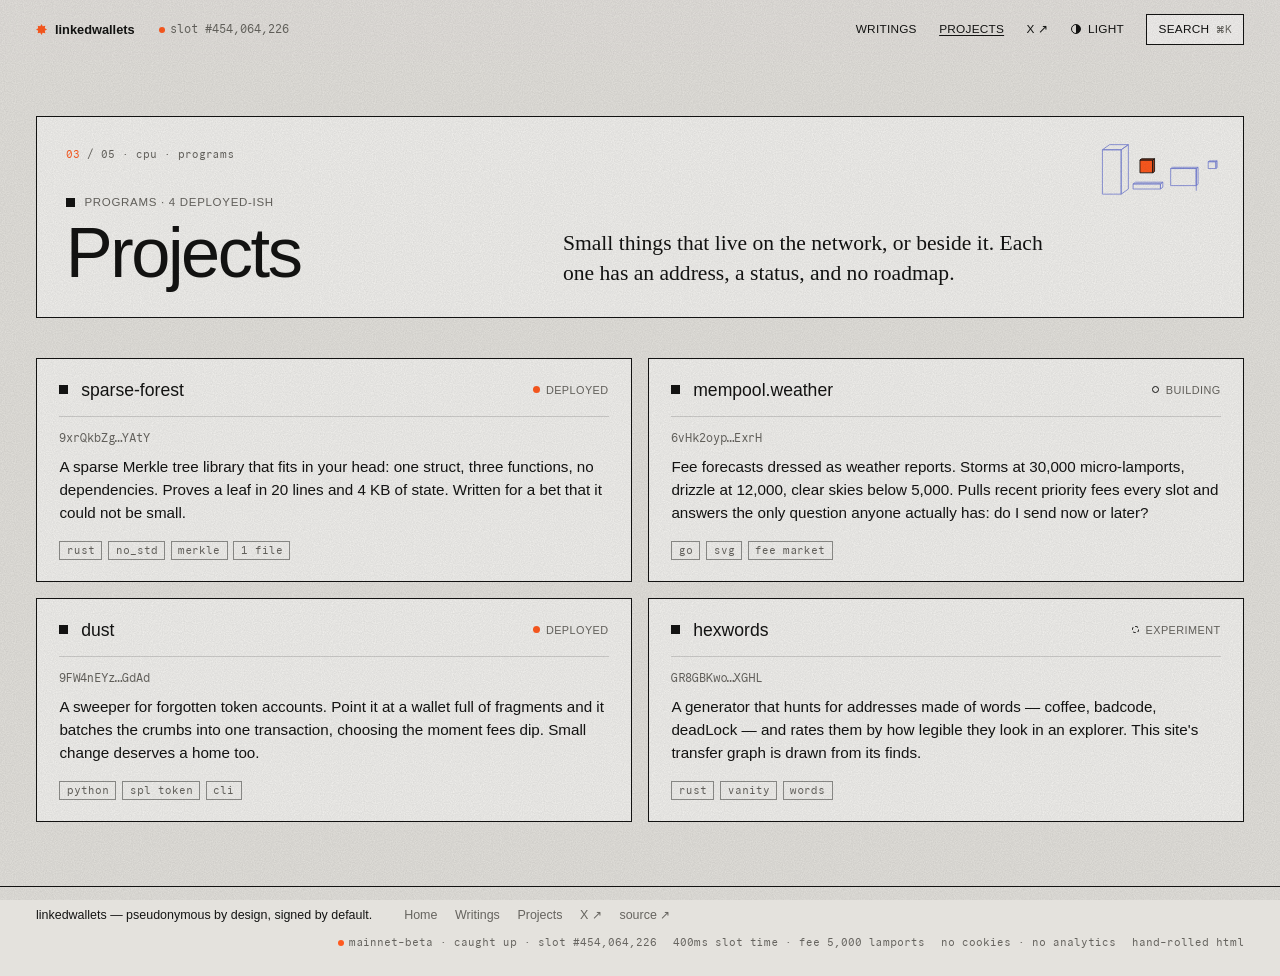
<file: projects/index.html>
<!DOCTYPE html>
<html lang="en">
<head>
  <meta charset="utf-8">
  <meta name="viewport" content="width=device-width, initial-scale=1, viewport-fit=cover">
  <title>Projects — linkedwallets</title>
  <meta name="description" content="Small tools and programs by linkedwallets: a sparse Merkle library, a fee forecast as weather, a dust sweeper, a vanity-address generator.">
  <meta name="theme-color" content="#e4e2dd">
  <script>
    // Light or dark before the first paint: the visitor's choice, else the system's.
    (function () {
      var t = null;
      try { t = localStorage.getItem("theme"); } catch (e) {}
      if (t !== "light" && t !== "dark") t = matchMedia("(prefers-color-scheme: dark)").matches ? "dark" : "light";
      document.documentElement.setAttribute("data-theme", t);
      document.querySelector('meta[name="theme-color"]').content = t === "dark" ? "#1a1917" : "#e4e2dd";
    })();
  </script>
  <link rel="icon" href="/favicon.svg" type="image/svg+xml">
  <link rel="preconnect" href="https://api.fontshare.com">
  <link rel="preconnect" href="https://cdn.fontshare.com" crossorigin>
  <link rel="stylesheet" href="https://api.fontshare.com/v2/css?f[]=switzer@400,500,600&amp;display=swap">
  <link rel="stylesheet" href="https://api.fontshare.com/v2/css?f[]=gambetta@400,500,600,401&amp;display=swap">
  <link rel="stylesheet" href="/assets/style.css">
</head>
<body>
  <a class="skip" href="#main">skip to content</a>

  <header class="site-head wrap">
    <a class="brand" href="/" aria-label="linkedwallets — home"><i class="sh bu"></i>linkedwallets</a>
    <span class="chain" aria-hidden="true"><i class="sh ci throb"></i>slot #<span data-slot>—</span></span>
    <nav class="site-nav" aria-label="Site">
      <a href="/writings/">Writings</a>
      <a href="/projects/" aria-current="page">Projects</a>
      <a href="https://x.com/linkedwallets" target="_blank" rel="noopener noreferrer">X ↗</a>
      <button class="t-btn" type="button" data-theme-toggle aria-pressed="false" aria-label="Dark mode"><i></i><span>Light</span></button>
      <button class="k-btn" type="button" data-explorer aria-haspopup="dialog" aria-controls="explorer"><span class="long">Search</span><span class="short">Menu</span><kbd>⌘K</kbd></button>
    </nav>
  </header>

  <div class="palette" id="explorer" role="dialog" aria-modal="true" aria-label="Explorer" hidden>
    <div class="pal-box">
      <div class="pal-top"><span>explorer · indexes one person</span><button class="pal-x" type="button">esc ✕</button></div>
      <input type="text" placeholder="search tx / address / page…" aria-label="Search this site" autocomplete="off" spellcheck="false">
      <ul class="pal-list"></ul>
      <div class="pal-foot"><span>slot #<span data-slot>—</span></span><span>↑↓ move · ↵ open</span></div>
    </div>
  </div>

  <main id="main" class="page wrap">
    <header class="page-head">
      <svg class="mininode" viewBox="0 0 150 80" role="img" aria-label="part 03 of 5: cpu"><path class="b" d="M4 22h22v52h-22zM4 22l8.4 -6h22l-8.4 6zM26 22l8.4 -6v52l-8.4 6z"/><path class="b" d="M40 62h32v6h-32zM40 62l2.8 -2h32l-2.8 2zM72 62l2.8 -2v6l-2.8 2z"/><path class="on" d="M48 34h15v15h-15zM48 34l2.1 -1.5h15l-2.1 1.5zM63 34l2.1 -1.5v15l-2.1 1.5z"/><path class="b" d="M84 44h30v20h-30zM84 44l2.1 -1.5h30l-2.1 1.5zM114 44l2.1 -1.5v20l-2.1 1.5zM114 44v26"/><path class="b" d="M128 36h9v8h-9zM128 36l1.4 -1h9l-1.4 1zM137 36l1.4 -1v8l-1.4 1z"/></svg>
      <p class="part"><b>03</b> / 05 · cpu · programs</p>
      <div>
        <p class="label"><i class="sh"></i>programs · 4 deployed-ish</p>
        <h1>Projects</h1>
      </div>
      <p class="lede">Small things that live on the network, or beside it. Each one has an address, a status, and no roadmap.</p>
    </header>
    <section class="contract-grid" aria-label="All projects">
        <article class="card contract" id="sparse-forest">
          <div class="contract-head">
            <i class="sh"></i><h2>sparse-forest</h2>
            <span class="badge deployed">deployed</span>
          </div>
          <code class="addr">9xrQkbZg…YAtY</code>
          <p>A sparse Merkle tree library that fits in your head: one struct, three functions, no dependencies. Proves a leaf in 20 lines and 4 KB of state. Written for a bet that it could not be small.</p>
          <ul class="tags">
            <li>rust</li><li>no_std</li><li>merkle</li><li>1 file</li>
          </ul>
        </article>

        <article class="card contract" id="mempool-weather">
          <div class="contract-head">
            <i class="sh"></i><h2>mempool.weather</h2>
            <span class="badge building">building</span>
          </div>
          <code class="addr">6vHk2oyp…ExrH</code>
          <p>Fee forecasts dressed as weather reports. Storms at 30,000 micro-lamports, drizzle at 12,000, clear skies below 5,000. Pulls recent priority fees every slot and answers the only question anyone actually has: do I send now or later?</p>
          <ul class="tags">
            <li>go</li><li>svg</li><li>fee market</li>
          </ul>
        </article>

        <article class="card contract" id="dust">
          <div class="contract-head">
            <i class="sh"></i><h2>dust</h2>
            <span class="badge deployed">deployed</span>
          </div>
          <code class="addr">9FW4nEYz…GdAd</code>
          <p>A sweeper for forgotten token accounts. Point it at a wallet full of fragments and it batches the crumbs into one transaction, choosing the moment fees dip. Small change deserves a home too.</p>
          <ul class="tags">
            <li>python</li><li>spl token</li><li>cli</li>
          </ul>
        </article>

        <article class="card contract" id="hexwords">
          <div class="contract-head">
            <i class="sh"></i><h2>hexwords</h2>
            <span class="badge experiment">experiment</span>
          </div>
          <code class="addr">GR8GBKwo…XGHL</code>
          <p>A generator that hunts for addresses made of words — coffee, badcode, deadLock — and rates them by how legible they look in an explorer. This site's transfer graph is drawn from its finds.</p>
          <ul class="tags">
            <li>rust</li><li>vanity</li><li>words</li>
          </ul>
        </article>
        </section>
  </main>

  <footer class="site-foot wrap">
    <p class="foot-who">linkedwallets — pseudonymous by design, signed by default.</p>
    <nav aria-label="Footer">
      <a href="/">Home</a>
      <a href="/writings/">Writings</a>
      <a href="/projects/">Projects</a>
      <a href="https://x.com/linkedwallets" target="_blank" rel="noopener noreferrer">X ↗</a>
      <a href="https://github.com/linkedwallets/linkedwallets.github.io" target="_blank" rel="noopener noreferrer">source ↗</a>
    </nav>
    <span class="chainline"><span><i class="sh ci throb"></i>mainnet-beta · caught up · slot #<span data-slot>—</span></span><span>400ms slot time · fee 5,000 lamports</span><span>no cookies · no analytics</span><span>hand-rolled html</span></span>
  </footer>

  <script src="/assets/main.js"></script>
</body>
</html>
</file>
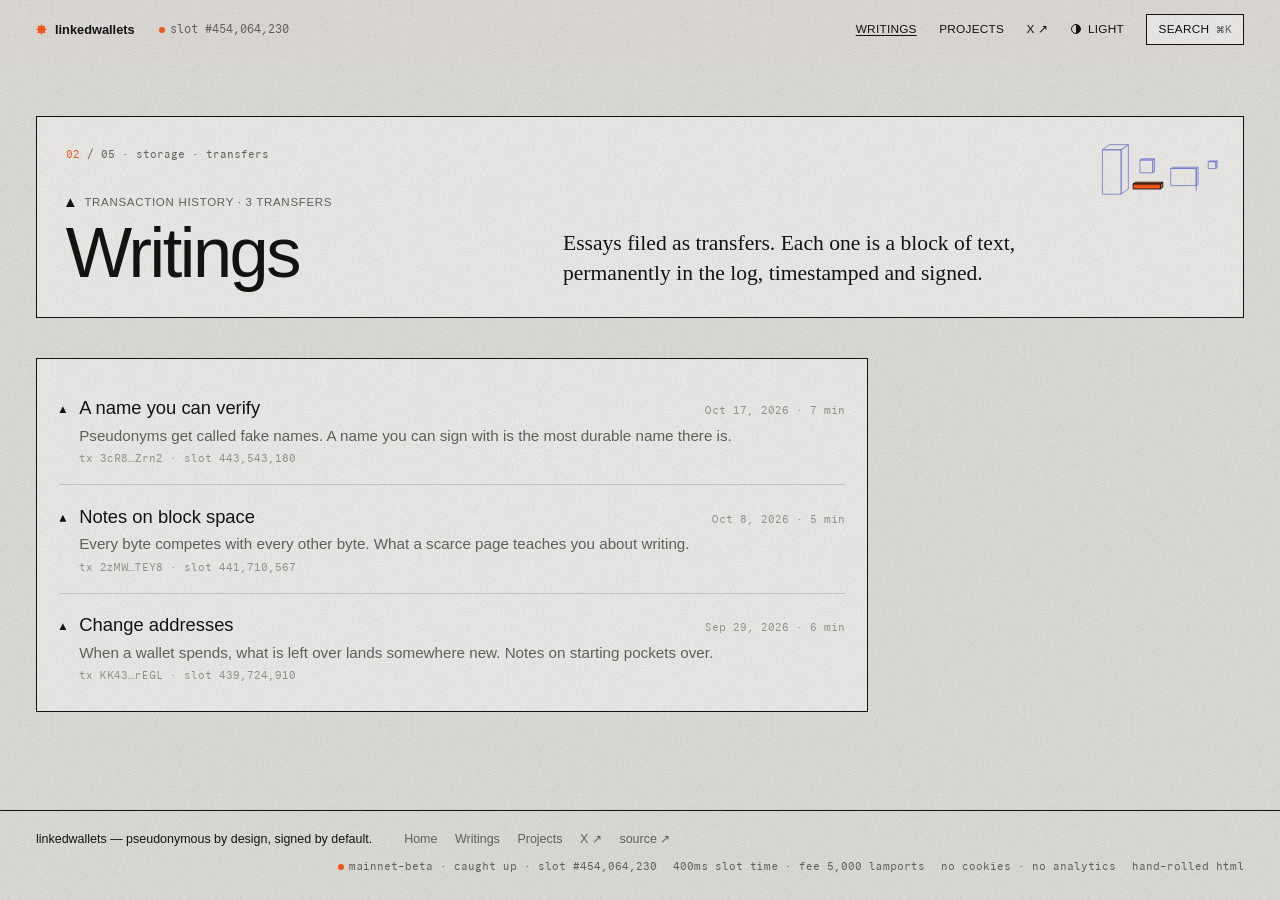
<file: writings/index.html>
<!DOCTYPE html>
<html lang="en">
<head>
  <meta charset="utf-8">
  <meta name="viewport" content="width=device-width, initial-scale=1, viewport-fit=cover">
  <title>Writings — linkedwallets</title>
  <meta name="description" content="Essays by linkedwallets, filed as transfers: on pseudonyms, block space, and starting over.">
  <meta name="theme-color" content="#e4e2dd">
  <script>
    // Light or dark before the first paint: the visitor's choice, else the system's.
    (function () {
      var t = null;
      try { t = localStorage.getItem("theme"); } catch (e) {}
      if (t !== "light" && t !== "dark") t = matchMedia("(prefers-color-scheme: dark)").matches ? "dark" : "light";
      document.documentElement.setAttribute("data-theme", t);
      document.querySelector('meta[name="theme-color"]').content = t === "dark" ? "#1a1917" : "#e4e2dd";
    })();
  </script>
  <link rel="icon" href="/favicon.svg" type="image/svg+xml">
  <link rel="preconnect" href="https://api.fontshare.com">
  <link rel="preconnect" href="https://cdn.fontshare.com" crossorigin>
  <link rel="stylesheet" href="https://api.fontshare.com/v2/css?f[]=switzer@400,500,600&amp;display=swap">
  <link rel="stylesheet" href="https://api.fontshare.com/v2/css?f[]=gambetta@400,500,600,401&amp;display=swap">
  <link rel="stylesheet" href="/assets/style.css">
</head>
<body>
  <a class="skip" href="#main">skip to content</a>

  <header class="site-head wrap">
    <a class="brand" href="/" aria-label="linkedwallets — home"><i class="sh bu"></i>linkedwallets</a>
    <span class="chain" aria-hidden="true"><i class="sh ci throb"></i>slot #<span data-slot>—</span></span>
    <nav class="site-nav" aria-label="Site">
      <a href="/writings/" aria-current="page">Writings</a>
      <a href="/projects/">Projects</a>
      <a href="https://x.com/linkedwallets" target="_blank" rel="noopener noreferrer">X ↗</a>
      <button class="t-btn" type="button" data-theme-toggle aria-pressed="false" aria-label="Dark mode"><i></i><span>Light</span></button>
      <button class="k-btn" type="button" data-explorer aria-haspopup="dialog" aria-controls="explorer"><span class="long">Search</span><span class="short">Menu</span><kbd>⌘K</kbd></button>
    </nav>
  </header>

  <div class="palette" id="explorer" role="dialog" aria-modal="true" aria-label="Explorer" hidden>
    <div class="pal-box">
      <div class="pal-top"><span>explorer · indexes one person</span><button class="pal-x" type="button">esc ✕</button></div>
      <input type="text" placeholder="search tx / address / page…" aria-label="Search this site" autocomplete="off" spellcheck="false">
      <ul class="pal-list"></ul>
      <div class="pal-foot"><span>slot #<span data-slot>—</span></span><span>↑↓ move · ↵ open</span></div>
    </div>
  </div>

  <main id="main" class="page wrap">
    <header class="page-head">
      <svg class="mininode" viewBox="0 0 150 80" role="img" aria-label="part 02 of 5: storage"><path class="b" d="M4 22h22v52h-22zM4 22l8.4 -6h22l-8.4 6zM26 22l8.4 -6v52l-8.4 6z"/><path class="on" d="M40 62h32v6h-32zM40 62l2.8 -2h32l-2.8 2zM72 62l2.8 -2v6l-2.8 2z"/><path class="b" d="M48 34h15v15h-15zM48 34l2.1 -1.5h15l-2.1 1.5zM63 34l2.1 -1.5v15l-2.1 1.5z"/><path class="b" d="M84 44h30v20h-30zM84 44l2.1 -1.5h30l-2.1 1.5zM114 44l2.1 -1.5v20l-2.1 1.5zM114 44v26"/><path class="b" d="M128 36h9v8h-9zM128 36l1.4 -1h9l-1.4 1zM137 36l1.4 -1v8l-1.4 1z"/></svg>
      <p class="part"><b>02</b> / 05 · storage · transfers</p>
      <div>
        <p class="label"><i class="sh tr"></i>transaction history · 3 transfers</p>
        <h1>Writings</h1>
      </div>
      <p class="lede">Essays filed as transfers. Each one is a block of text, permanently in the log, timestamped and signed.</p>
    </header>
    <section class="card list-card" aria-label="All writings">
          <a class="tx-row" href="/writings/a-name-you-can-verify/">
            <i class="sh tr"></i><span class="tx-title">A name you can verify</span><span class="tx-meta">Oct 17, 2026 · 7 min</span>
            <span class="tx-dek">Pseudonyms get called fake names. A name you can sign with is the most durable name there is.</span>
            <span class="tx-hash">tx 3cR8…Zrn2 · slot 443,543,180</span>
          </a>
          <a class="tx-row" href="/writings/notes-on-block-space/">
            <i class="sh tr"></i><span class="tx-title">Notes on block space</span><span class="tx-meta">Oct 8, 2026 · 5 min</span>
            <span class="tx-dek">Every byte competes with every other byte. What a scarce page teaches you about writing.</span>
            <span class="tx-hash">tx 2zMW…TEY8 · slot 441,710,567</span>
          </a>
          <a class="tx-row" href="/writings/change-addresses/">
            <i class="sh tr"></i><span class="tx-title">Change addresses</span><span class="tx-meta">Sep 29, 2026 · 6 min</span>
            <span class="tx-dek">When a wallet spends, what is left over lands somewhere new. Notes on starting pockets over.</span>
            <span class="tx-hash">tx KK43…rEGL · slot 439,724,910</span>
          </a>
    </section>
  </main>

  <footer class="site-foot wrap">
    <p class="foot-who">linkedwallets — pseudonymous by design, signed by default.</p>
    <nav aria-label="Footer">
      <a href="/">Home</a>
      <a href="/writings/">Writings</a>
      <a href="/projects/">Projects</a>
      <a href="https://x.com/linkedwallets" target="_blank" rel="noopener noreferrer">X ↗</a>
      <a href="https://github.com/linkedwallets/linkedwallets.github.io" target="_blank" rel="noopener noreferrer">source ↗</a>
    </nav>
    <span class="chainline"><span><i class="sh ci throb"></i>mainnet-beta · caught up · slot #<span data-slot>—</span></span><span>400ms slot time · fee 5,000 lamports</span><span>no cookies · no analytics</span><span>hand-rolled html</span></span>
  </footer>

  <script src="/assets/main.js"></script>
</body>
</html>
</file>
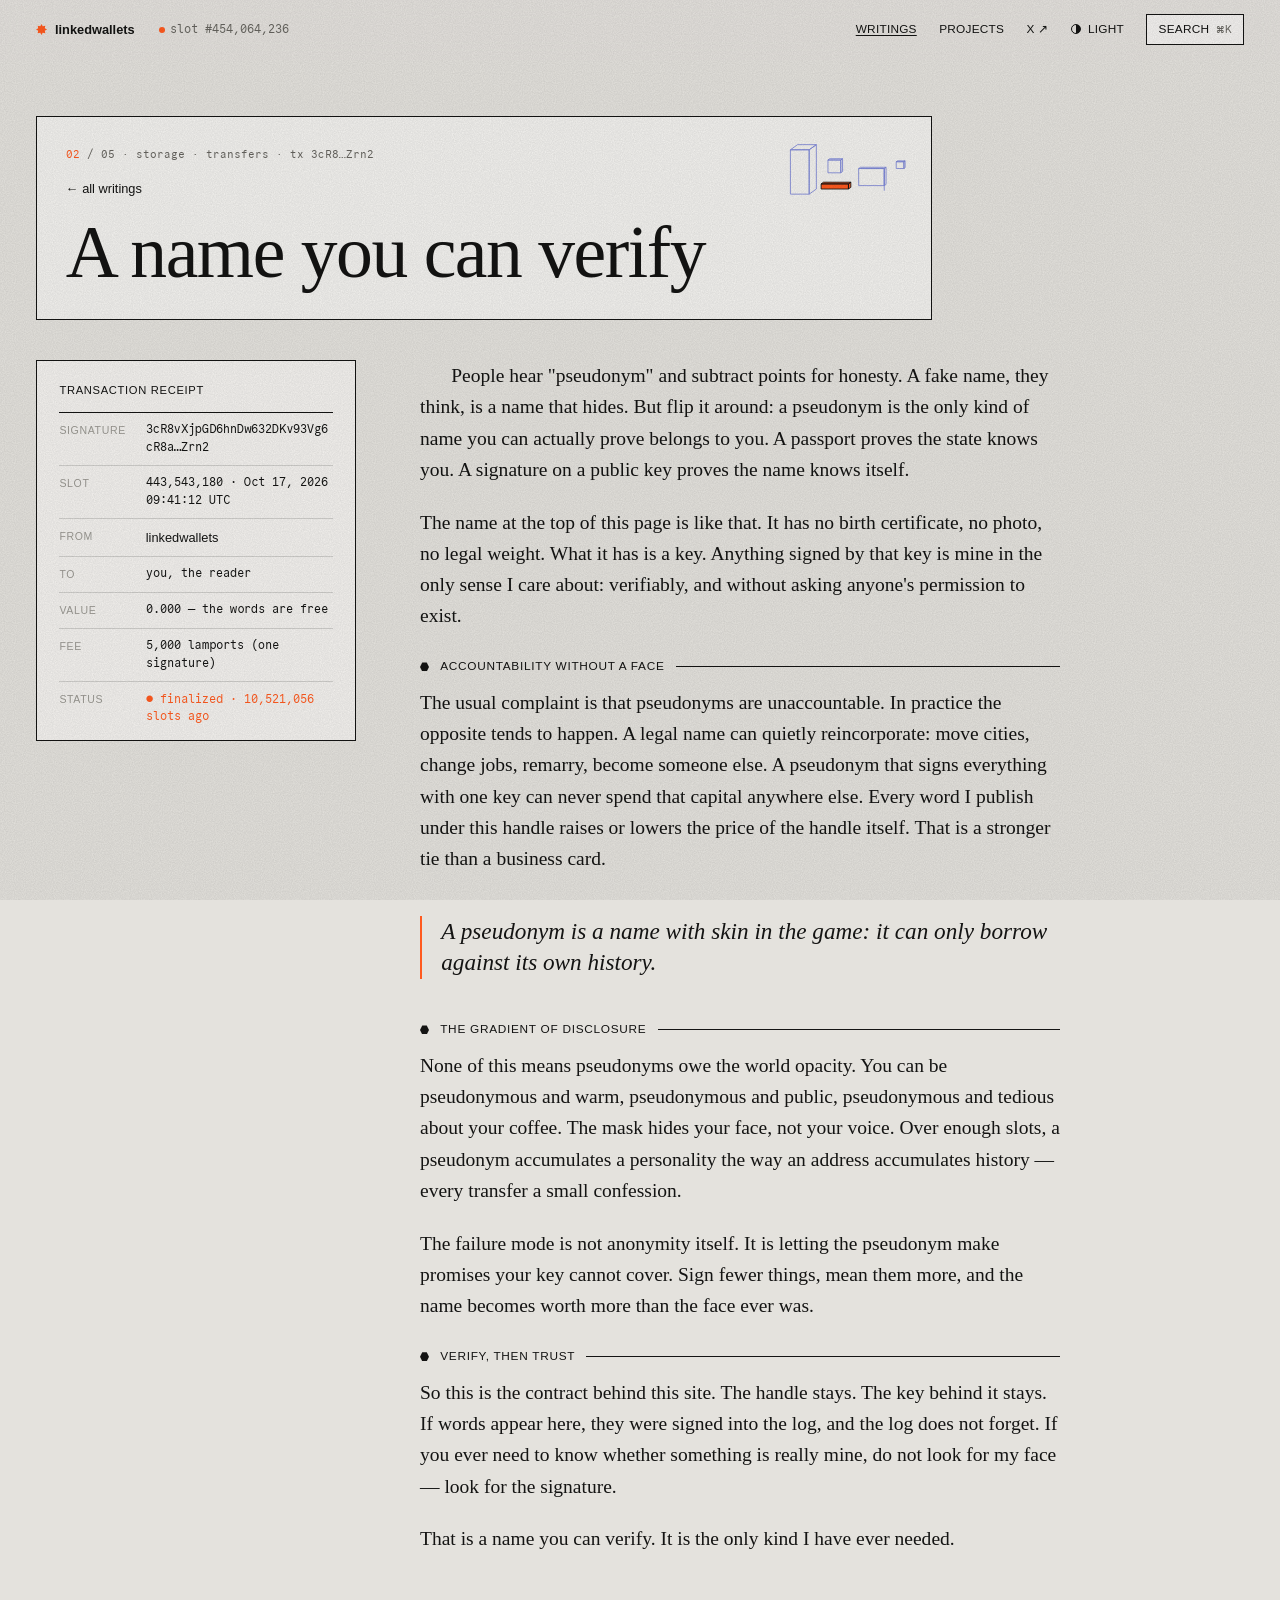
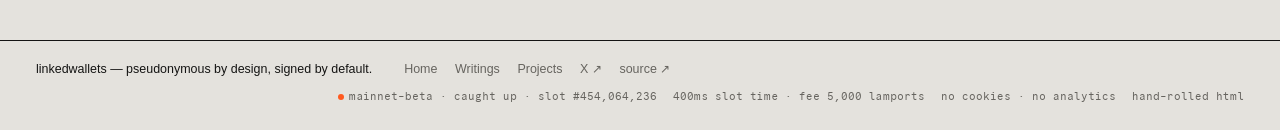
<file: writings/a-name-you-can-verify/index.html>
<!DOCTYPE html>
<html lang="en">
<head>
  <meta charset="utf-8">
  <meta name="viewport" content="width=device-width, initial-scale=1, viewport-fit=cover">
  <title>A name you can verify — linkedwallets</title>
  <meta name="description" content="Pseudonyms get called fake names. A name you can sign with is the most durable name there is.">
  <meta name="theme-color" content="#e4e2dd">
  <script>
    // Light or dark before the first paint: the visitor's choice, else the system's.
    (function () {
      var t = null;
      try { t = localStorage.getItem("theme"); } catch (e) {}
      if (t !== "light" && t !== "dark") t = matchMedia("(prefers-color-scheme: dark)").matches ? "dark" : "light";
      document.documentElement.setAttribute("data-theme", t);
      document.querySelector('meta[name="theme-color"]').content = t === "dark" ? "#1a1917" : "#e4e2dd";
    })();
  </script>
  <link rel="icon" href="/favicon.svg" type="image/svg+xml">
  <link rel="preconnect" href="https://api.fontshare.com">
  <link rel="preconnect" href="https://cdn.fontshare.com" crossorigin>
  <link rel="stylesheet" href="https://api.fontshare.com/v2/css?f[]=switzer@400,500,600&amp;display=swap">
  <link rel="stylesheet" href="https://api.fontshare.com/v2/css?f[]=gambetta@400,500,600,401&amp;display=swap">
  <link rel="stylesheet" href="/assets/style.css">
</head>
<body>
  <a class="skip" href="#main">skip to content</a>

  <header class="site-head wrap">
    <a class="brand" href="/" aria-label="linkedwallets — home"><i class="sh bu"></i>linkedwallets</a>
    <span class="chain" aria-hidden="true"><i class="sh ci throb"></i>slot #<span data-slot>—</span></span>
    <nav class="site-nav" aria-label="Site">
      <a href="/writings/" aria-current="page">Writings</a>
      <a href="/projects/">Projects</a>
      <a href="https://x.com/linkedwallets" target="_blank" rel="noopener noreferrer">X ↗</a>
      <button class="t-btn" type="button" data-theme-toggle aria-pressed="false" aria-label="Dark mode"><i></i><span>Light</span></button>
      <button class="k-btn" type="button" data-explorer aria-haspopup="dialog" aria-controls="explorer"><span class="long">Search</span><span class="short">Menu</span><kbd>⌘K</kbd></button>
    </nav>
  </header>

  <div class="palette" id="explorer" role="dialog" aria-modal="true" aria-label="Explorer" hidden>
    <div class="pal-box">
      <div class="pal-top"><span>explorer · indexes one person</span><button class="pal-x" type="button">esc ✕</button></div>
      <input type="text" placeholder="search tx / address / page…" aria-label="Search this site" autocomplete="off" spellcheck="false">
      <ul class="pal-list"></ul>
      <div class="pal-foot"><span>slot #<span data-slot>—</span></span><span>↑↓ move · ↵ open</span></div>
    </div>
  </div>

  <main id="main" class="page wrap">
    <div>
      <header class="writing-head">
        <svg class="mininode" viewBox="0 0 150 80" role="img" aria-label="part 02 of 5: storage"><path class="b" d="M4 22h22v52h-22zM4 22l8.4 -6h22l-8.4 6zM26 22l8.4 -6v52l-8.4 6z"/><path class="on" d="M40 62h32v6h-32zM40 62l2.8 -2h32l-2.8 2zM72 62l2.8 -2v6l-2.8 2z"/><path class="b" d="M48 34h15v15h-15zM48 34l2.1 -1.5h15l-2.1 1.5zM63 34l2.1 -1.5v15l-2.1 1.5z"/><path class="b" d="M84 44h30v20h-30zM84 44l2.1 -1.5h30l-2.1 1.5zM114 44l2.1 -1.5v20l-2.1 1.5zM114 44v26"/><path class="b" d="M128 36h9v8h-9zM128 36l1.4 -1h9l-1.4 1zM137 36l1.4 -1v8l-1.4 1z"/></svg>
        <p class="part"><b>02</b> / 05 · storage · transfers · tx 3cR8…Zrn2</p>
        <a class="backlink" href="/writings/">← all writings</a>
        <h1>A name you can verify</h1>
      </header>

      <section class="essay">
        <div class="card receipt" aria-label="Transaction receipt">
          <div class="receipt-row"><span class="k">signature</span><span class="v">3cR8vXjpGD6hnDw632DKv93Vg6cR8a…Zrn2</span></div>
          <div class="receipt-row"><span class="k">slot</span><span class="v">443,543,180 · Oct 17, 2026 09:41:12 UTC</span></div>
          <div class="receipt-row"><span class="k">from</span><span class="v who">linkedwallets</span></div>
          <div class="receipt-row"><span class="k">to</span><span class="v">you, the reader</span></div>
          <div class="receipt-row"><span class="k">value</span><span class="v">0.000 — the words are free</span></div>
          <div class="receipt-row"><span class="k">fee</span><span class="v">5,000 lamports (one signature)</span></div>
          <div class="receipt-row"><span class="k">status</span><span class="v ok">● finalized · <span data-conf-base="443543180">—</span> slots ago</span></div>
        </div>

        <article class="prose">
          <p class="dropcap">People hear "pseudonym" and subtract points for honesty. A fake name, they think, is a name that hides. But flip it around: a pseudonym is the only kind of name you can actually prove belongs to you. A passport proves the state knows you. A signature on a public key proves the name knows itself.</p>
          <p>The name at the top of this page is like that. It has no birth certificate, no photo, no legal weight. What it has is a key. Anything signed by that key is mine in the only sense I care about: verifiably, and without asking anyone's permission to exist.</p>

          <h2>Accountability without a face</h2>
          <p>The usual complaint is that pseudonyms are unaccountable. In practice the opposite tends to happen. A legal name can quietly reincorporate: move cities, change jobs, remarry, become someone else. A pseudonym that signs everything with one key can never spend that capital anywhere else. Every word I publish under this handle raises or lowers the price of the handle itself. That is a stronger tie than a business card.</p>
          <blockquote>A pseudonym is a name with skin in the game: it can only borrow against its own history.</blockquote>

          <h2>The gradient of disclosure</h2>
          <p>None of this means pseudonyms owe the world opacity. You can be pseudonymous and warm, pseudonymous and public, pseudonymous and tedious about your coffee. The mask hides your face, not your voice. Over enough slots, a pseudonym accumulates a personality the way an address accumulates history — every transfer a small confession.</p>
          <p>The failure mode is not anonymity itself. It is letting the pseudonym make promises your key cannot cover. Sign fewer things, mean them more, and the name becomes worth more than the face ever was.</p>

          <h2>Verify, then trust</h2>
          <p>So this is the contract behind this site. The handle stays. The key behind it stays. If words appear here, they were signed into the log, and the log does not forget. If you ever need to know whether something is really mine, do not look for my face — look for the signature.</p>
          <p>That is a name you can verify. It is the only kind I have ever needed.</p>
        </article>
      </section>
    </div>
  </main>

  <footer class="site-foot wrap">
    <p class="foot-who">linkedwallets — pseudonymous by design, signed by default.</p>
    <nav aria-label="Footer">
      <a href="/">Home</a>
      <a href="/writings/">Writings</a>
      <a href="/projects/">Projects</a>
      <a href="https://x.com/linkedwallets" target="_blank" rel="noopener noreferrer">X ↗</a>
      <a href="https://github.com/linkedwallets/linkedwallets.github.io" target="_blank" rel="noopener noreferrer">source ↗</a>
    </nav>
    <span class="chainline"><span><i class="sh ci throb"></i>mainnet-beta · caught up · slot #<span data-slot>—</span></span><span>400ms slot time · fee 5,000 lamports</span><span>no cookies · no analytics</span><span>hand-rolled html</span></span>
  </footer>

  <script src="/assets/main.js"></script>
</body>
</html>
</file>
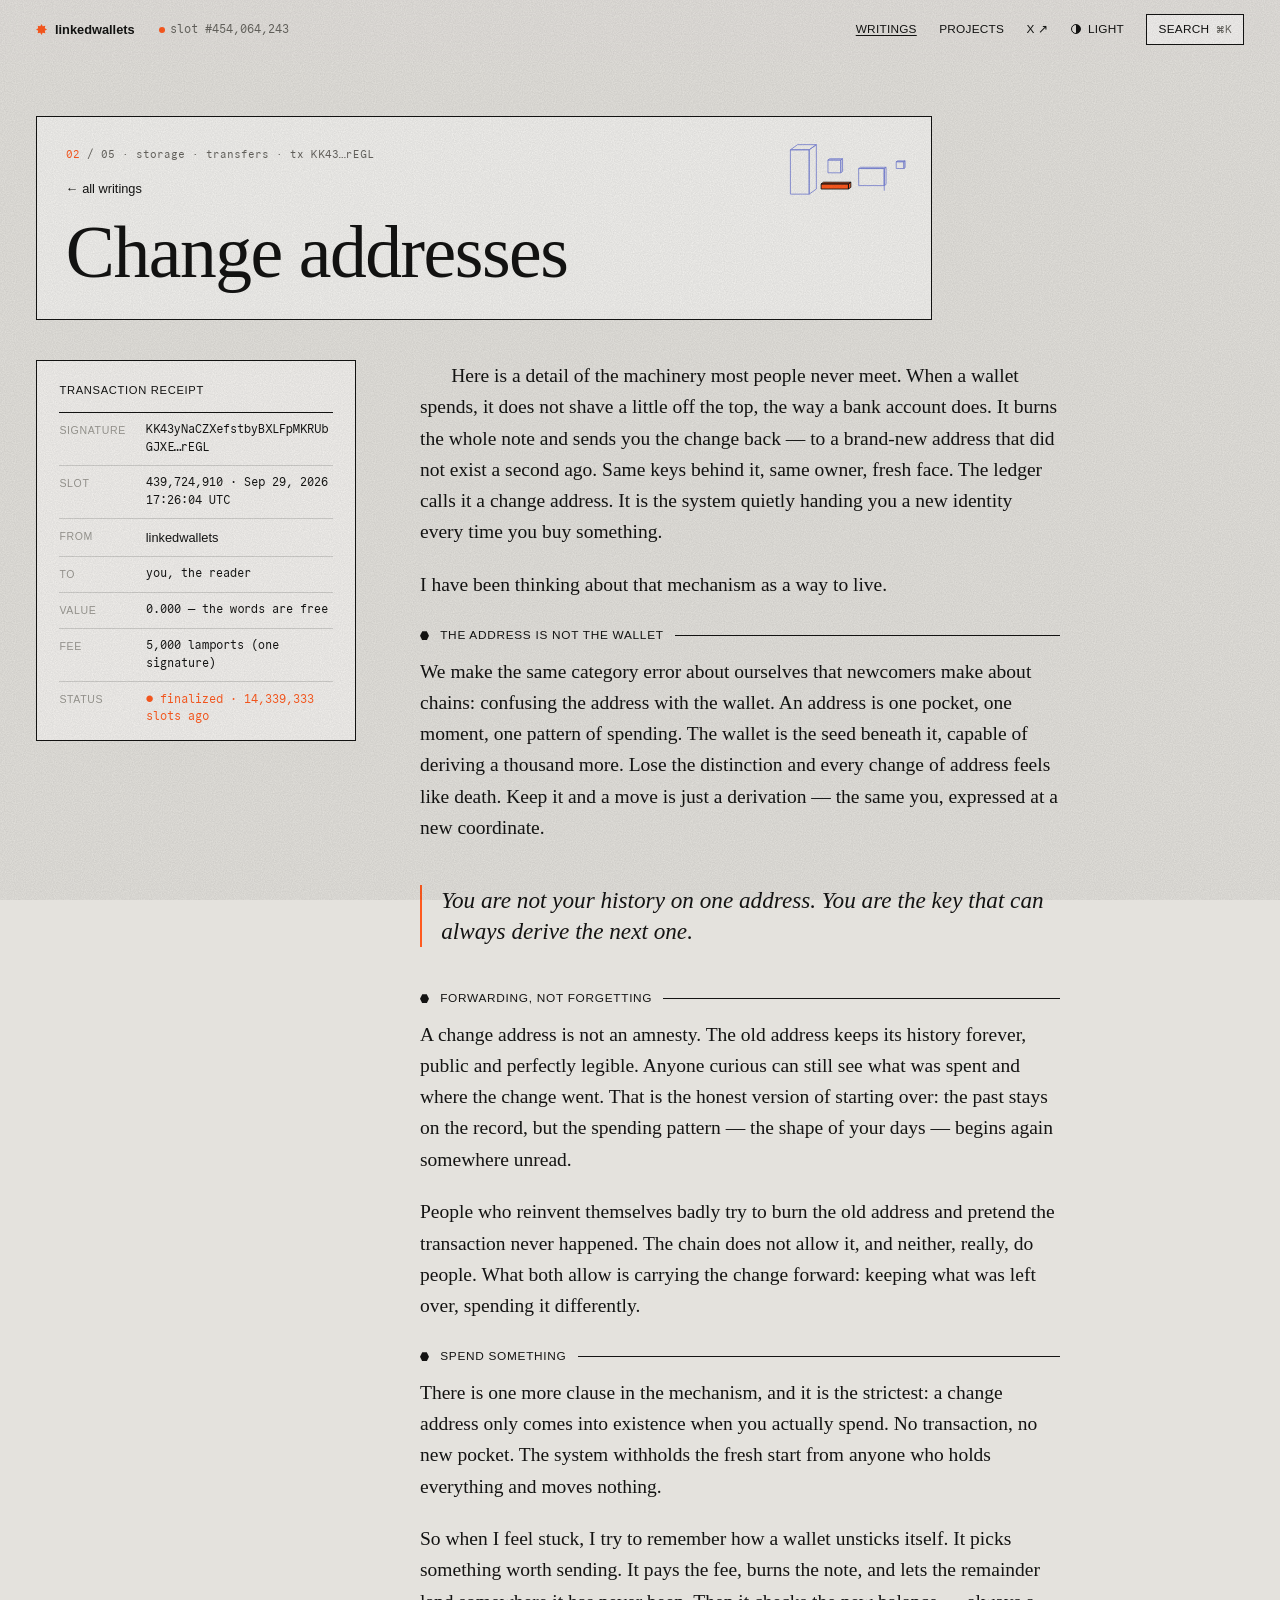
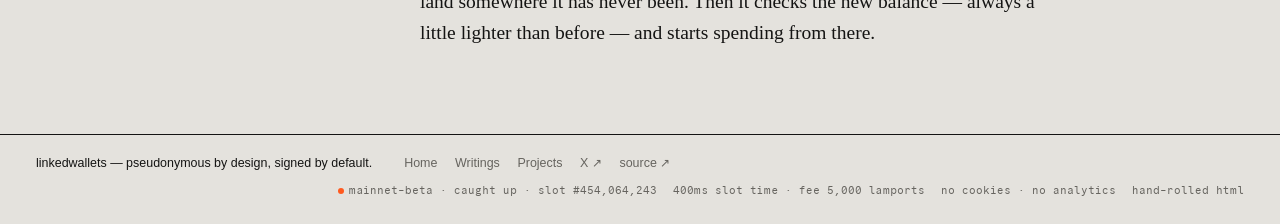
<file: writings/change-addresses/index.html>
<!DOCTYPE html>
<html lang="en">
<head>
  <meta charset="utf-8">
  <meta name="viewport" content="width=device-width, initial-scale=1, viewport-fit=cover">
  <title>Change addresses — linkedwallets</title>
  <meta name="description" content="When a wallet spends, what is left over lands somewhere new. Notes on starting pockets over.">
  <meta name="theme-color" content="#e4e2dd">
  <script>
    // Light or dark before the first paint: the visitor's choice, else the system's.
    (function () {
      var t = null;
      try { t = localStorage.getItem("theme"); } catch (e) {}
      if (t !== "light" && t !== "dark") t = matchMedia("(prefers-color-scheme: dark)").matches ? "dark" : "light";
      document.documentElement.setAttribute("data-theme", t);
      document.querySelector('meta[name="theme-color"]').content = t === "dark" ? "#1a1917" : "#e4e2dd";
    })();
  </script>
  <link rel="icon" href="/favicon.svg" type="image/svg+xml">
  <link rel="preconnect" href="https://api.fontshare.com">
  <link rel="preconnect" href="https://cdn.fontshare.com" crossorigin>
  <link rel="stylesheet" href="https://api.fontshare.com/v2/css?f[]=switzer@400,500,600&amp;display=swap">
  <link rel="stylesheet" href="https://api.fontshare.com/v2/css?f[]=gambetta@400,500,600,401&amp;display=swap">
  <link rel="stylesheet" href="/assets/style.css">
</head>
<body>
  <a class="skip" href="#main">skip to content</a>

  <header class="site-head wrap">
    <a class="brand" href="/" aria-label="linkedwallets — home"><i class="sh bu"></i>linkedwallets</a>
    <span class="chain" aria-hidden="true"><i class="sh ci throb"></i>slot #<span data-slot>—</span></span>
    <nav class="site-nav" aria-label="Site">
      <a href="/writings/" aria-current="page">Writings</a>
      <a href="/projects/">Projects</a>
      <a href="https://x.com/linkedwallets" target="_blank" rel="noopener noreferrer">X ↗</a>
      <button class="t-btn" type="button" data-theme-toggle aria-pressed="false" aria-label="Dark mode"><i></i><span>Light</span></button>
      <button class="k-btn" type="button" data-explorer aria-haspopup="dialog" aria-controls="explorer"><span class="long">Search</span><span class="short">Menu</span><kbd>⌘K</kbd></button>
    </nav>
  </header>

  <div class="palette" id="explorer" role="dialog" aria-modal="true" aria-label="Explorer" hidden>
    <div class="pal-box">
      <div class="pal-top"><span>explorer · indexes one person</span><button class="pal-x" type="button">esc ✕</button></div>
      <input type="text" placeholder="search tx / address / page…" aria-label="Search this site" autocomplete="off" spellcheck="false">
      <ul class="pal-list"></ul>
      <div class="pal-foot"><span>slot #<span data-slot>—</span></span><span>↑↓ move · ↵ open</span></div>
    </div>
  </div>

  <main id="main" class="page wrap">
    <div>
      <header class="writing-head">
        <svg class="mininode" viewBox="0 0 150 80" role="img" aria-label="part 02 of 5: storage"><path class="b" d="M4 22h22v52h-22zM4 22l8.4 -6h22l-8.4 6zM26 22l8.4 -6v52l-8.4 6z"/><path class="on" d="M40 62h32v6h-32zM40 62l2.8 -2h32l-2.8 2zM72 62l2.8 -2v6l-2.8 2z"/><path class="b" d="M48 34h15v15h-15zM48 34l2.1 -1.5h15l-2.1 1.5zM63 34l2.1 -1.5v15l-2.1 1.5z"/><path class="b" d="M84 44h30v20h-30zM84 44l2.1 -1.5h30l-2.1 1.5zM114 44l2.1 -1.5v20l-2.1 1.5zM114 44v26"/><path class="b" d="M128 36h9v8h-9zM128 36l1.4 -1h9l-1.4 1zM137 36l1.4 -1v8l-1.4 1z"/></svg>
        <p class="part"><b>02</b> / 05 · storage · transfers · tx KK43…rEGL</p>
        <a class="backlink" href="/writings/">← all writings</a>
        <h1>Change addresses</h1>
      </header>

      <section class="essay">
        <div class="card receipt" aria-label="Transaction receipt">
          <div class="receipt-row"><span class="k">signature</span><span class="v">KK43yNaCZXefstbyBXLFpMKRUbGJXE…rEGL</span></div>
          <div class="receipt-row"><span class="k">slot</span><span class="v">439,724,910 · Sep 29, 2026 17:26:04 UTC</span></div>
          <div class="receipt-row"><span class="k">from</span><span class="v who">linkedwallets</span></div>
          <div class="receipt-row"><span class="k">to</span><span class="v">you, the reader</span></div>
          <div class="receipt-row"><span class="k">value</span><span class="v">0.000 — the words are free</span></div>
          <div class="receipt-row"><span class="k">fee</span><span class="v">5,000 lamports (one signature)</span></div>
          <div class="receipt-row"><span class="k">status</span><span class="v ok">● finalized · <span data-conf-base="439724910">—</span> slots ago</span></div>
        </div>

        <article class="prose">
          <p class="dropcap">Here is a detail of the machinery most people never meet. When a wallet spends, it does not shave a little off the top, the way a bank account does. It burns the whole note and sends you the change back — to a brand-new address that did not exist a second ago. Same keys behind it, same owner, fresh face. The ledger calls it a change address. It is the system quietly handing you a new identity every time you buy something.</p>
          <p>I have been thinking about that mechanism as a way to live.</p>

          <h2>The address is not the wallet</h2>
          <p>We make the same category error about ourselves that newcomers make about chains: confusing the address with the wallet. An address is one pocket, one moment, one pattern of spending. The wallet is the seed beneath it, capable of deriving a thousand more. Lose the distinction and every change of address feels like death. Keep it and a move is just a derivation — the same you, expressed at a new coordinate.</p>
          <blockquote>You are not your history on one address. You are the key that can always derive the next one.</blockquote>

          <h2>Forwarding, not forgetting</h2>
          <p>A change address is not an amnesty. The old address keeps its history forever, public and perfectly legible. Anyone curious can still see what was spent and where the change went. That is the honest version of starting over: the past stays on the record, but the spending pattern — the shape of your days — begins again somewhere unread.</p>
          <p>People who reinvent themselves badly try to burn the old address and pretend the transaction never happened. The chain does not allow it, and neither, really, do people. What both allow is carrying the change forward: keeping what was left over, spending it differently.</p>

          <h2>Spend something</h2>
          <p>There is one more clause in the mechanism, and it is the strictest: a change address only comes into existence when you actually spend. No transaction, no new pocket. The system withholds the fresh start from anyone who holds everything and moves nothing.</p>
          <p>So when I feel stuck, I try to remember how a wallet unsticks itself. It picks something worth sending. It pays the fee, burns the note, and lets the remainder land somewhere it has never been. Then it checks the new balance — always a little lighter than before — and starts spending from there.</p>
        </article>
      </section>
    </div>
  </main>

  <footer class="site-foot wrap">
    <p class="foot-who">linkedwallets — pseudonymous by design, signed by default.</p>
    <nav aria-label="Footer">
      <a href="/">Home</a>
      <a href="/writings/">Writings</a>
      <a href="/projects/">Projects</a>
      <a href="https://x.com/linkedwallets" target="_blank" rel="noopener noreferrer">X ↗</a>
      <a href="https://github.com/linkedwallets/linkedwallets.github.io" target="_blank" rel="noopener noreferrer">source ↗</a>
    </nav>
    <span class="chainline"><span><i class="sh ci throb"></i>mainnet-beta · caught up · slot #<span data-slot>—</span></span><span>400ms slot time · fee 5,000 lamports</span><span>no cookies · no analytics</span><span>hand-rolled html</span></span>
  </footer>

  <script src="/assets/main.js"></script>
</body>
</html>
</file>
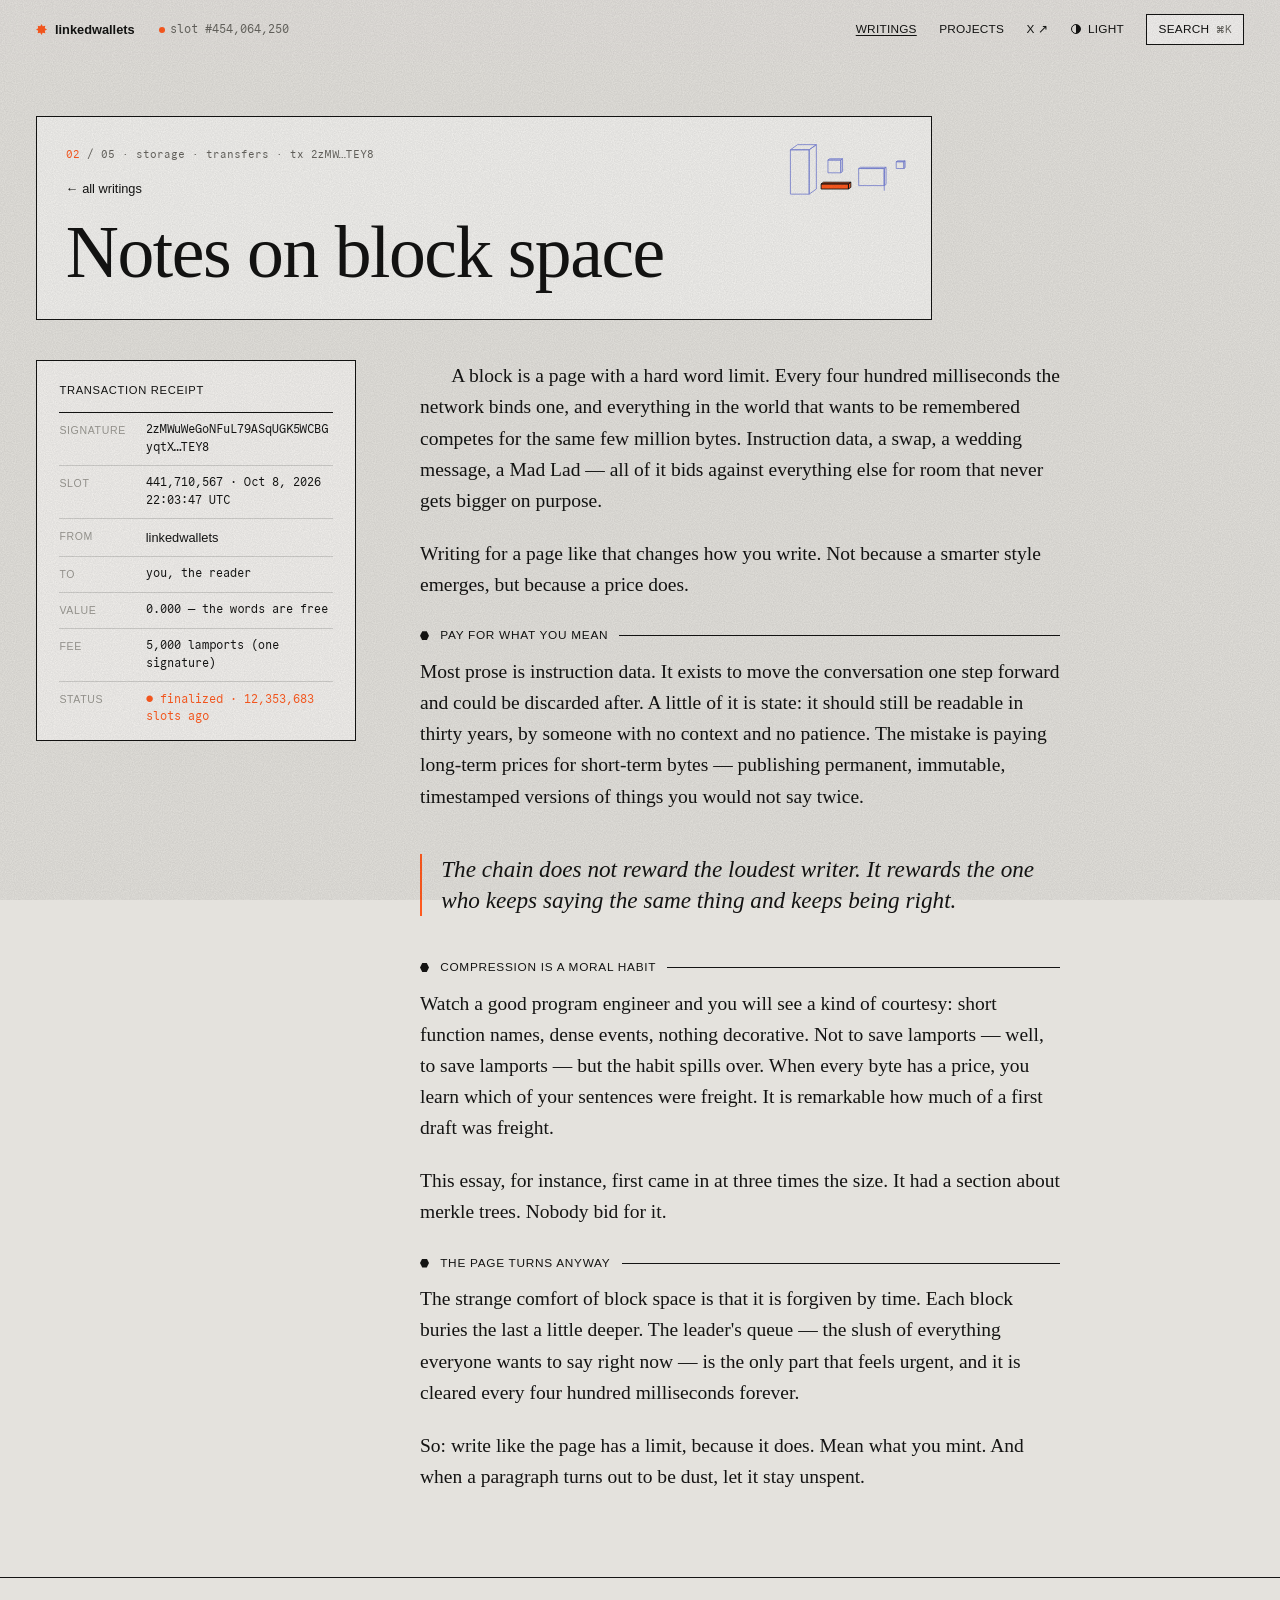
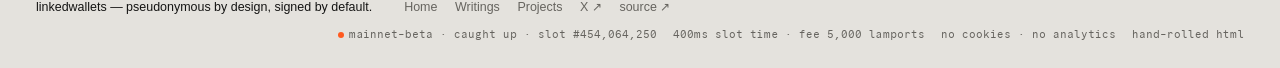
<file: writings/notes-on-block-space/index.html>
<!DOCTYPE html>
<html lang="en">
<head>
  <meta charset="utf-8">
  <meta name="viewport" content="width=device-width, initial-scale=1, viewport-fit=cover">
  <title>Notes on block space — linkedwallets</title>
  <meta name="description" content="Every byte competes with every other byte. What a scarce page teaches you about writing.">
  <meta name="theme-color" content="#e4e2dd">
  <script>
    // Light or dark before the first paint: the visitor's choice, else the system's.
    (function () {
      var t = null;
      try { t = localStorage.getItem("theme"); } catch (e) {}
      if (t !== "light" && t !== "dark") t = matchMedia("(prefers-color-scheme: dark)").matches ? "dark" : "light";
      document.documentElement.setAttribute("data-theme", t);
      document.querySelector('meta[name="theme-color"]').content = t === "dark" ? "#1a1917" : "#e4e2dd";
    })();
  </script>
  <link rel="icon" href="/favicon.svg" type="image/svg+xml">
  <link rel="preconnect" href="https://api.fontshare.com">
  <link rel="preconnect" href="https://cdn.fontshare.com" crossorigin>
  <link rel="stylesheet" href="https://api.fontshare.com/v2/css?f[]=switzer@400,500,600&amp;display=swap">
  <link rel="stylesheet" href="https://api.fontshare.com/v2/css?f[]=gambetta@400,500,600,401&amp;display=swap">
  <link rel="stylesheet" href="/assets/style.css">
</head>
<body>
  <a class="skip" href="#main">skip to content</a>

  <header class="site-head wrap">
    <a class="brand" href="/" aria-label="linkedwallets — home"><i class="sh bu"></i>linkedwallets</a>
    <span class="chain" aria-hidden="true"><i class="sh ci throb"></i>slot #<span data-slot>—</span></span>
    <nav class="site-nav" aria-label="Site">
      <a href="/writings/" aria-current="page">Writings</a>
      <a href="/projects/">Projects</a>
      <a href="https://x.com/linkedwallets" target="_blank" rel="noopener noreferrer">X ↗</a>
      <button class="t-btn" type="button" data-theme-toggle aria-pressed="false" aria-label="Dark mode"><i></i><span>Light</span></button>
      <button class="k-btn" type="button" data-explorer aria-haspopup="dialog" aria-controls="explorer"><span class="long">Search</span><span class="short">Menu</span><kbd>⌘K</kbd></button>
    </nav>
  </header>

  <div class="palette" id="explorer" role="dialog" aria-modal="true" aria-label="Explorer" hidden>
    <div class="pal-box">
      <div class="pal-top"><span>explorer · indexes one person</span><button class="pal-x" type="button">esc ✕</button></div>
      <input type="text" placeholder="search tx / address / page…" aria-label="Search this site" autocomplete="off" spellcheck="false">
      <ul class="pal-list"></ul>
      <div class="pal-foot"><span>slot #<span data-slot>—</span></span><span>↑↓ move · ↵ open</span></div>
    </div>
  </div>

  <main id="main" class="page wrap">
    <div>
      <header class="writing-head">
        <svg class="mininode" viewBox="0 0 150 80" role="img" aria-label="part 02 of 5: storage"><path class="b" d="M4 22h22v52h-22zM4 22l8.4 -6h22l-8.4 6zM26 22l8.4 -6v52l-8.4 6z"/><path class="on" d="M40 62h32v6h-32zM40 62l2.8 -2h32l-2.8 2zM72 62l2.8 -2v6l-2.8 2z"/><path class="b" d="M48 34h15v15h-15zM48 34l2.1 -1.5h15l-2.1 1.5zM63 34l2.1 -1.5v15l-2.1 1.5z"/><path class="b" d="M84 44h30v20h-30zM84 44l2.1 -1.5h30l-2.1 1.5zM114 44l2.1 -1.5v20l-2.1 1.5zM114 44v26"/><path class="b" d="M128 36h9v8h-9zM128 36l1.4 -1h9l-1.4 1zM137 36l1.4 -1v8l-1.4 1z"/></svg>
        <p class="part"><b>02</b> / 05 · storage · transfers · tx 2zMW…TEY8</p>
        <a class="backlink" href="/writings/">← all writings</a>
        <h1>Notes on block space</h1>
      </header>

      <section class="essay">
        <div class="card receipt" aria-label="Transaction receipt">
          <div class="receipt-row"><span class="k">signature</span><span class="v">2zMWuWeGoNFuL79ASqUGK5WCBGyqtX…TEY8</span></div>
          <div class="receipt-row"><span class="k">slot</span><span class="v">441,710,567 · Oct 8, 2026 22:03:47 UTC</span></div>
          <div class="receipt-row"><span class="k">from</span><span class="v who">linkedwallets</span></div>
          <div class="receipt-row"><span class="k">to</span><span class="v">you, the reader</span></div>
          <div class="receipt-row"><span class="k">value</span><span class="v">0.000 — the words are free</span></div>
          <div class="receipt-row"><span class="k">fee</span><span class="v">5,000 lamports (one signature)</span></div>
          <div class="receipt-row"><span class="k">status</span><span class="v ok">● finalized · <span data-conf-base="441710567">—</span> slots ago</span></div>
        </div>

        <article class="prose">
          <p class="dropcap">A block is a page with a hard word limit. Every four hundred milliseconds the network binds one, and everything in the world that wants to be remembered competes for the same few million bytes. Instruction data, a swap, a wedding message, a Mad Lad — all of it bids against everything else for room that never gets bigger on purpose.</p>
          <p>Writing for a page like that changes how you write. Not because a smarter style emerges, but because a price does.</p>

          <h2>Pay for what you mean</h2>
          <p>Most prose is instruction data. It exists to move the conversation one step forward and could be discarded after. A little of it is state: it should still be readable in thirty years, by someone with no context and no patience. The mistake is paying long-term prices for short-term bytes — publishing permanent, immutable, timestamped versions of things you would not say twice.</p>
          <blockquote>The chain does not reward the loudest writer. It rewards the one who keeps saying the same thing and keeps being right.</blockquote>

          <h2>Compression is a moral habit</h2>
          <p>Watch a good program engineer and you will see a kind of courtesy: short function names, dense events, nothing decorative. Not to save lamports — well, to save lamports — but the habit spills over. When every byte has a price, you learn which of your sentences were freight. It is remarkable how much of a first draft was freight.</p>
          <p>This essay, for instance, first came in at three times the size. It had a section about merkle trees. Nobody bid for it.</p>

          <h2>The page turns anyway</h2>
          <p>The strange comfort of block space is that it is forgiven by time. Each block buries the last a little deeper. The leader's queue — the slush of everything everyone wants to say right now — is the only part that feels urgent, and it is cleared every four hundred milliseconds forever.</p>
          <p>So: write like the page has a limit, because it does. Mean what you mint. And when a paragraph turns out to be dust, let it stay unspent.</p>
        </article>
      </section>
    </div>
  </main>

  <footer class="site-foot wrap">
    <p class="foot-who">linkedwallets — pseudonymous by design, signed by default.</p>
    <nav aria-label="Footer">
      <a href="/">Home</a>
      <a href="/writings/">Writings</a>
      <a href="/projects/">Projects</a>
      <a href="https://x.com/linkedwallets" target="_blank" rel="noopener noreferrer">X ↗</a>
      <a href="https://github.com/linkedwallets/linkedwallets.github.io" target="_blank" rel="noopener noreferrer">source ↗</a>
    </nav>
    <span class="chainline"><span><i class="sh ci throb"></i>mainnet-beta · caught up · slot #<span data-slot>—</span></span><span>400ms slot time · fee 5,000 lamports</span><span>no cookies · no analytics</span><span>hand-rolled html</span></span>
  </footer>

  <script src="/assets/main.js"></script>
</body>
</html>
</file>
<file: assets/style.css>
/* linkedwallets.github.io — one person as a node: a flat map of the network, a zoom into the
   site's node, then a small server, rendered live, taken apart by scroll, after ghost.ai. Warm
   grey paper with grain, black hairline tables, one orange.
   Switzer + Gambetta load from Fontshare's CDN (the ITF licence forbids hosting the files here).
   Commit Mono (OFL) is self-hosted. Typed graph nodes from the pass after andrewtrousdale.com. */

@font-face {
  font-family: "Commit Mono";
  src: url("/assets/fonts/CommitMono-400-Regular.woff2") format("woff2");
  font-weight: 400;
  font-display: swap;
}

:root {
  --paper: #e4e2dd;
  --fill: rgba(247, 246, 243, 0.8);
  --idle: rgba(247, 246, 243, 0.5);
  --ink: #141413;
  --mute: #66645f;
  --faint: #9a9892;
  --rule: rgba(20, 20, 19, 0.16);
  --orange: #ff5a1f;
  --blue: #7d86d6;
  --on-orange: #141413;
  --edge: rgba(20, 20, 19, 0.45);
  --idle-ink: rgba(20, 20, 19, 0.55);
  --sheet: #f4f3f0;
  --veil: rgba(228, 226, 221, 0.78);
  --shade: rgba(20, 20, 19, 0.14);
  --dots: #5f69cf;
  --points: rgba(20, 20, 19, 0.55);
  --sans: "Switzer", "Helvetica Neue", Arial, sans-serif;
  --serif: "Gambetta", Georgia, serif;
  --mono: "Commit Mono", ui-monospace, monospace;
  --pad: clamp(1rem, 3.2vw, 2.25rem);
  --head-h: 3.75rem;
  --grain: url("data:image/svg+xml,%3Csvg xmlns='http://www.w3.org/2000/svg' width='180' height='180'%3E%3Cfilter id='n'%3E%3CfeTurbulence type='fractalNoise' baseFrequency='.9' numOctaves='2' stitchTiles='stitch'/%3E%3CfeColorMatrix values='0 0 0 0 0 0 0 0 0 0 0 0 0 0 0 0 0 0 .5 0'/%3E%3C/filter%3E%3Crect width='100%25' height='100%25' filter='url(%23n)'/%3E%3C/svg%3E");
}

/* dark: warm near-black paper, light ink, a lighter blue-violet, the same orange. Contrast on
   the paper: ink 14.5:1, mute 7.4:1, faint 5.7:1, orange 5.6:1. */
html[data-theme="dark"] {
  color-scheme: dark;
  --paper: #1a1917;
  --fill: rgba(38, 36, 33, 0.82);
  --idle: rgba(38, 36, 33, 0.55);
  --ink: #ece9e2;
  --mute: #aca89f;
  --faint: #97938a;
  --rule: rgba(236, 233, 226, 0.16);
  --blue: #a3aaf0;
  --edge: rgba(236, 233, 226, 0.5);
  --idle-ink: rgba(236, 233, 226, 0.66);
  --sheet: #26241f;
  --veil: rgba(26, 25, 23, 0.78);
  --shade: rgba(0, 0, 0, 0.5);
  --dots: #8a93ec;
  --points: rgba(236, 233, 226, 0.6);
}

*, *::before, *::after { box-sizing: border-box; }

html { -webkit-text-size-adjust: 100%; scroll-padding-top: var(--head-h); }

body {
  margin: 0;
  background: var(--paper);
  color: var(--ink);
  font-family: var(--sans);
  font-size: 0.95rem;
  line-height: 1.5;
  -webkit-font-smoothing: antialiased;
  min-height: 100vh;
  display: flex;
  flex-direction: column;
}
body > main { flex: 1; }
body.pal-open { overflow: hidden; }

/* a fine grain over everything, like a print on paper */
body::after {
  content: "";
  position: fixed;
  inset: 0;
  z-index: 60;
  pointer-events: none;
  background-image: var(--grain);
  opacity: 0.22;
}
html[data-theme="dark"] body::after { filter: invert(1); opacity: 0.1; }

::selection { background: var(--orange); color: var(--on-orange); }

a { color: inherit; text-decoration-thickness: 1px; text-underline-offset: 0.2em; }
a:hover { color: var(--orange); }
:focus-visible { outline: 1.5px solid var(--orange); outline-offset: 3px; }

.wrap { max-width: 88rem; margin: 0 auto; padding-inline: var(--pad); width: 100%; }

.skip {
  position: absolute;
  left: -999px;
  top: 0.5rem;
  background: var(--ink);
  color: var(--paper);
  padding: 0.4rem 0.7rem;
  z-index: 70;
}
.skip:focus { left: 0.5rem; }

.label {
  font-size: 0.72rem;
  font-weight: 500;
  letter-spacing: 0.06em;
  text-transform: uppercase;
}

/* the node shapes of the transfer graph, reused as glyphs */
.sh {
  display: inline-block;
  flex: none;
  width: 9px;
  height: 9px;
  background: var(--ink);
  vertical-align: 0.02em;
}
.sh.ci { border-radius: 50%; }
.sh.tr { clip-path: polygon(50% 0, 100% 100%, 0 100%); }
.sh.hx { clip-path: polygon(25% 0, 75% 0, 100% 50%, 75% 100%, 25% 100%, 0 50%); }
.sh.bu {
  width: 11px;
  height: 11px;
  background: var(--orange);
  clip-path: polygon(50% 0, 61% 20%, 85% 15%, 80% 39%, 100% 50%, 80% 61%, 85% 85%, 61% 80%, 50% 100%, 39% 80%, 15% 85%, 20% 61%, 0 50%, 20% 39%, 15% 15%, 39% 20%);
}
.throb { animation: throb 1.8s ease-in-out infinite; }
@keyframes throb { 50% { opacity: 0.3; } }

/* tags: grey outlined when idle, solid orange when on (after the ghost.ai callouts) */
.pill {
  display: inline-flex;
  align-items: center;
  height: 1.9rem;
  padding: 0 0.75rem;
  border: 1px solid var(--edge);
  background: var(--idle);
  color: var(--idle-ink);
  font-family: var(--sans);
  font-size: 0.82rem;
  font-weight: 500;
  letter-spacing: 0.01em;
  line-height: 1;
  text-transform: uppercase;
  text-decoration: none;
  white-space: nowrap;
}
.pill.on, .call.on .pill { background: var(--orange); border-color: var(--ink); color: var(--on-orange); }

/* ---------- header ---------- */

.site-head {
  position: sticky;
  top: 0;
  z-index: 20;
  display: flex;
  align-items: center;
  gap: 1.5rem;
  height: var(--head-h);
  max-width: none;
  padding-inline: max(var(--pad), calc((100% - 88rem) / 2 + var(--pad)));
  font-size: 0.8rem;
  background: var(--paper);
  border-bottom: 1px solid transparent;
}
@supports (background: color-mix(in srgb, red 50%, transparent)) {
  .site-head {
    background: color-mix(in srgb, var(--paper) 90%, transparent);
    -webkit-backdrop-filter: blur(8px);
    backdrop-filter: blur(8px);
  }
}
.site-head.scrolled { border-bottom-color: var(--rule); }
.brand { display: inline-flex; align-items: center; gap: 0.5rem; font-weight: 600; text-decoration: none; }
.chain { color: var(--mute); font-family: var(--mono); font-size: 0.72rem; }
.chain .sh { width: 6px; height: 6px; margin-right: 0.35rem; background: var(--orange); }

.site-nav { margin-left: auto; display: flex; align-items: center; gap: 1.4rem; }
.site-nav a { text-decoration: none; font-weight: 500; text-transform: uppercase; letter-spacing: 0.02em; font-size: 0.74rem; }
.site-nav a[aria-current="page"] { text-decoration: underline; }

.k-btn {
  font: inherit;
  font-size: 0.74rem;
  font-weight: 500;
  text-transform: uppercase;
  letter-spacing: 0.02em;
  color: var(--ink);
  background: var(--fill);
  border: 1px solid var(--ink);
  border-radius: 0;
  height: 1.9rem;
  padding: 0 0.7rem;
  cursor: pointer;
  display: inline-flex;
  gap: 0.5rem;
  align-items: center;
}
.k-btn:hover { background: var(--orange); color: var(--on-orange); }
.k-btn kbd { font-family: var(--mono); font-size: 0.7rem; color: var(--mute); text-transform: none; }
html[data-theme="dark"] .k-btn:hover kbd { color: var(--on-orange); }
.k-btn .short { display: none; }

/* the light/dark switch: shows the mode in use (main.js) */
.t-btn {
  font: inherit;
  font-size: 0.74rem;
  font-weight: 500;
  text-transform: uppercase;
  letter-spacing: 0.02em;
  color: var(--ink);
  background: none;
  border: 0;
  height: 1.9rem;
  padding: 0;
  cursor: pointer;
  display: inline-flex;
  gap: 0.45rem;
  align-items: center;
}
.t-btn:hover { color: var(--orange); }
.t-btn i { width: 10px; height: 10px; border: 1px solid currentColor; border-radius: 50%; background: linear-gradient(90deg, transparent 50%, currentColor 50%); }
html[data-theme="dark"] .t-btn i { background: currentColor; }

/* ---------- panels with hairline rows ---------- */

.card {
  background: var(--fill);
  border: 1px solid var(--ink);
  padding: 1.1rem 1.4rem 0.6rem;
}

@keyframes fade { from { opacity: 0; transform: translateY(-3px); } }

.more { display: inline-block; margin: 0.4rem 0 1rem; font-size: 0.8rem; font-weight: 500; }

/* ---------- home: the map, then the node ----------
   A sticky stage holds the map (a canvas of dots under the graph's SVG) and a WebGL canvas.
   scene.js maps scroll to the stops: the map, the zoom into the closed node, panels out, all
   parts out, then one stop per part. Tags and callouts are HTML over the canvas. */

.nv { position: relative; }
.nv-stage { position: relative; overflow: hidden; display: flex; flex-direction: column; }
.nv-gl { display: none; }

html.js .nv:not(.still) { height: calc(782vh - var(--head-h)); height: calc(782svh - var(--head-h)); }
html.js .nv:not(.still) .nv-stage {
  position: sticky;
  top: var(--head-h);
  height: calc(100vh - var(--head-h));
  height: calc(100svh - var(--head-h));
}
html.js .nv:not(.still) .nv-gl { display: block; position: absolute; inset: 0; width: 100%; height: 100%; pointer-events: none; }

.nv-intro {
  order: -1;
  position: relative;
  z-index: 2;
  max-width: 26rem;
  padding: 5.5rem var(--pad) 1rem;
}
html.js .nv:not(.still) .nv-intro { position: absolute; left: 0; top: 50%; transform: translateY(-50%); padding: 0 var(--pad); }
.nv-intro h1 {
  margin: 0;
  font-size: clamp(2.3rem, 4.2vw, 3.6rem);
  font-weight: 500;
  line-height: 1;
  letter-spacing: -0.035em;
}
.nv-intro .tag { margin: 0.45rem 0 1.2rem; font-family: var(--serif); font-style: italic; font-size: 1.2rem; color: var(--mute); }
.nv-intro p { margin: 0 0 0.8rem; }
.nv-intro .lead { font-family: var(--serif); font-size: clamp(1.15rem, 1.6vw, 1.35rem); line-height: 1.35; }
.nv-intro .go { font-size: 0.88rem; color: var(--mute); }
.nv-intro .go em { color: var(--ink); }

.nv-cue { display: none; }
html.js .nv:not(.still) .nv-cue {
  display: block;
  position: absolute;
  left: 50%;
  bottom: 2.2rem;
  transform: translateX(-50%);
  margin: 0;
  font-family: var(--mono);
  font-size: 0.7rem;
  color: var(--mute);
  white-space: nowrap;
}
.nv-cue span { border-bottom: 1px dashed var(--mute); }

.nv-meter { display: none; }
html.js .nv:not(.still) .nv-meter {
  display: block;
  position: absolute;
  right: var(--pad);
  bottom: 2.2rem;
  margin: 0;
  font-family: var(--mono);
  font-size: 0.7rem;
  color: var(--mute);
}

/* the map: a flat world in dots, the network's nodes, and the transfer graph (map.js) */
.nv-map { display: none; position: relative; margin: 0; }
html.js .nv-map { display: block; }
html.js .nv:not(.still) .nv-map { position: absolute; inset: 0; }
.nv.still .nv-map { aspect-ratio: 360 / 150; }
.nv-dots, .nv-map .graph { position: absolute; inset: 0; width: 100%; height: 100%; }
.nv-map .graph text { opacity: var(--words, 1); }
.nv-map figcaption {
  position: absolute;
  left: var(--pad);
  bottom: 2.2rem;
  display: flex;
  flex-wrap: wrap;
  gap: 0.4rem 1.2rem;
  margin: 0;
  font-family: var(--mono);
  font-size: 0.7rem;
  color: var(--mute);
}
.nv.still .nv-map figcaption { bottom: 0.4rem; }

/* callouts: an orange tag joined to a small table of rows */
.nv-calls {
  list-style: none;
  margin: 0;
  padding: 1rem var(--pad) 2rem;
  display: grid;
  grid-template-columns: repeat(auto-fill, minmax(min(100%, 21rem), 1fr));
  gap: 1.2rem;
}
.call { display: flex; align-items: flex-start; min-width: 0; }
.call .pill { flex: none; }
.spec { list-style: none; margin: 0 0 0 -1px; padding: 0; min-width: 0; font-size: 0.82rem; }
.spec li {
  display: flex;
  align-items: center;
  justify-content: space-between;
  gap: 1.4rem;
  min-height: 1.9rem;
  padding: 0.25rem 0.75rem;
  border: 1px solid var(--ink);
  border-top-width: 0;
  background: var(--fill);
  -webkit-backdrop-filter: blur(6px);
  backdrop-filter: blur(6px);
  line-height: 1.3;
}
.spec li:first-child { border-top-width: 1px; border-left-width: 0; }
.spec a { text-decoration: none; }
.spec a:hover { text-decoration: underline; color: var(--ink); }
.spec i { font-style: normal; font-family: var(--mono); font-size: 0.68rem; color: var(--mute); white-space: nowrap; }
.redact { letter-spacing: -0.05em; color: var(--ink); }

html.js .nv:not(.still) .nv-calls { position: absolute; inset: 0; padding: 0; display: block; pointer-events: none; z-index: 3; }
html.js .nv:not(.still) .call {
  position: absolute;
  left: 0;
  top: 0;
  opacity: 0;
  will-change: transform, opacity;
}
html.js .nv:not(.still) .call.on { z-index: 2; }
html.js .nv:not(.still) .call .pill { pointer-events: auto; }
html.js .nv:not(.still) .call.on .spec { pointer-events: auto; }
html.js .nv:not(.still) .spec { white-space: nowrap; clip-path: inset(0 100% 0 0); transition: clip-path 0.55s cubic-bezier(0.2, 0.7, 0.2, 1); }
html.js .nv:not(.still) .call.on .spec { clip-path: inset(-2px -2px -2px 0); }
html.js .nv:not(.still) .call:not(.on) .pill:hover { color: var(--ink); border-color: var(--ink); }

/* reduced motion: one drawing of the node apart, with every callout open under it */
.nv.still:not(.flat) .nv-gl { display: block; width: 100%; height: 72vh; }

/* ---------- home: the parts, in full, after the node ---------- */

.parts {
  display: grid;
  grid-template-columns: repeat(2, minmax(0, 1fr));
  gap: 0 clamp(1.5rem, 4vw, 4rem);
  padding-block: 3rem 4rem;
}
.parts > .fig { grid-column: 1 / -1; margin: 0 0 1.4rem; font-family: var(--mono); font-size: 0.68rem; color: var(--mute); }
.part-sec { padding: 1rem 0 1.6rem; border-top: 1px solid var(--ink); min-width: 0; }
.part-sec.wide { grid-column: 1 / -1; }
.part-tag { display: flex; align-items: center; gap: 0.75rem; margin: 0 0 0.4rem; font-family: var(--mono); font-size: 0.68rem; color: var(--mute); }
.part-sec h2 {
  display: flex;
  align-items: center;
  gap: 0.7rem;
  margin: 0.9rem 0 0.6rem;
  font-size: 1.55rem;
  font-weight: 500;
  letter-spacing: -0.02em;
}
.part-sec h3 { display: flex; align-items: center; gap: 0.6rem; margin: 1.6rem 0 0.4rem; font-size: 1.1rem; font-weight: 500; }
.part-sec h2 .sh { width: 10px; height: 10px; }
.count { font-family: var(--mono); font-size: 0.72rem; font-weight: 400; letter-spacing: 0; color: var(--faint); }
.part-sec p { margin: 0 0 0.9rem; max-width: 38rem; }
.part-sec .links { font-size: 1rem; line-height: 1.9; }
.part-sec blockquote {
  margin: 0.6rem 0 0.4rem;
  padding-left: 1rem;
  border-left: 2px solid var(--orange);
  font-family: var(--serif);
  font-style: italic;
  font-size: 1.3rem;
  line-height: 1.35;
  max-width: 34rem;
}
.part-sec .src { font-size: 0.85rem; color: var(--mute); }
.chainrow { font-family: var(--mono); font-size: 0.72rem; color: var(--mute); }
.chainrow .sh { width: 6px; height: 6px; margin-right: 0.45rem; background: var(--orange); }

.title-block {
  grid-column: 1 / -1;
  justify-self: end;
  display: grid;
  grid-template-columns: repeat(4, auto);
  margin: 1rem 0 0;
  border: 1px solid var(--ink);
  background: var(--fill);
  font-family: var(--mono);
  font-size: 0.66rem;
}
.title-block div { display: flex; border-left: 1px solid var(--ink); }
.title-block div:first-child { border-left: 0; }
.title-block dt { padding: 0.35rem 0.6rem; color: var(--faint); border-right: 1px solid var(--rule); }
.title-block dd { margin: 0; padding: 0.35rem 0.6rem; }

/* ---------- transfer graph ---------- */

.graph { display: block; width: 100%; height: auto; overflow: visible; }

.g-edge { stroke: var(--ink); stroke-width: 1; fill: none; }
.g-edge.peer { stroke-dasharray: 3 4; stroke: var(--mute); }

.g-pulse {
  stroke: var(--orange);
  stroke-width: 2.4;
  stroke-linecap: round;
  fill: none;
  stroke-dasharray: 8 980;
  animation: transfer 8s linear infinite;
}
@keyframes transfer { to { stroke-dashoffset: -988; } }

.g-node { cursor: default; animation: pop 0.6s cubic-bezier(0.3, 1.4, 0.5, 1) both; transform-box: fill-box; transform-origin: center; }
.g-node:nth-of-type(2) { animation-delay: 0.05s; }
.g-node:nth-of-type(3) { animation-delay: 0.1s; }
.g-node:nth-of-type(4) { animation-delay: 0.15s; }
.g-node:nth-of-type(5) { animation-delay: 0.2s; }
.g-node:nth-of-type(6) { animation-delay: 0.25s; }
.g-node:nth-of-type(7) { animation-delay: 0.3s; }
.g-node:nth-of-type(8) { animation-delay: 0.35s; }
.g-node:nth-of-type(9) { animation-delay: 0.4s; }
@keyframes pop { from { opacity: 0; transform: scale(0.6); } }

.g-node .s { fill: var(--paper); stroke: var(--ink); stroke-width: 1.2; }
.g-node .s.solid { fill: var(--ink); }
.g-node .pip { fill: var(--paper); }
.g-node .hit { fill: transparent; stroke: none; pointer-events: all; }
.g-node text, .g-amount {
  font-family: var(--sans);
  font-size: 13px;
  fill: var(--ink);
  paint-order: stroke;
  stroke: var(--paper);
  stroke-width: 5px;
  stroke-linejoin: round;
}
.g-node text.n { font-size: 9px; stroke: none; }
.g-amount { font-family: var(--mono); font-size: 10px; fill: var(--faint); }
.g-node:hover .s, .g-node:focus .s { fill: var(--orange); stroke: var(--orange); }
.g-node:focus { outline: none; }

.g-center .burst { fill: var(--orange); }
.g-center .halo {
  fill: none;
  stroke: var(--orange);
  transform-box: fill-box;
  transform-origin: center;
  animation: halo 2.6s ease-out infinite;
}
@keyframes halo {
  0% { transform: scale(1); opacity: 0.7; }
  70%, 100% { transform: scale(2.6); opacity: 0; }
}
.g-center text { font-size: 14px; font-weight: 500; }
.g-center text.sub { font-family: var(--mono); font-size: 10px; fill: var(--faint); font-weight: 400; }

svg.focused .g-edge { opacity: 0.25; }
svg.focused .g-edge.hot { opacity: 1; stroke: var(--orange); stroke-width: 1.5; }
svg.focused .g-pulse:not(.hot) { opacity: 0.15; }
svg.focused .g-pulse.hot { animation-duration: 2.2s; }

/* ---------- transfer rows ---------- */

.tx-row {
  display: grid;
  grid-template-columns: auto minmax(0, 1fr) auto;
  gap: 0.2rem 0.8rem;
  align-items: baseline;
  padding: 0.75rem 0;
  border-bottom: 1px solid var(--rule);
  text-decoration: none;
}
.tx-row:last-child { border-bottom: 0; }
.tx-row .sh { width: 7px; height: 7px; transform: translateY(-1px); }
.tx-title { font-weight: 500; }
.tx-row:hover .tx-title { color: var(--orange); }
.tx-dek { grid-column: 2 / -1; color: var(--mute); font-size: 0.86rem; line-height: 1.45; }
.tx-meta, .tx-hash { font-family: var(--mono); font-size: 0.68rem; color: var(--faint); white-space: nowrap; }
.tx-hash { grid-column: 2 / -1; }

/* ---------- inner pages: each head is a sheet with the node, its part lit ---------- */

.page-head, .writing-head {
  position: relative;
  padding: clamp(1rem, 2.6vw, 1.8rem);
  border: 1px solid var(--ink);
  background: var(--fill);
}
.part { margin: 0; font-family: var(--mono); font-size: 0.68rem; color: var(--mute); }
.part b { font-weight: 400; color: var(--orange); }
.page-head > .part, .writing-head > .part { grid-column: 1 / -1; padding: 0; margin-right: 9rem; }
.writing-head > .part { margin-bottom: 0.9rem; }

.mininode { position: absolute; top: 0.9rem; right: 1rem; width: 8rem; height: auto; overflow: visible; }
.mininode .b { fill: none; stroke: var(--blue); stroke-width: 1; }
.mininode .on { fill: var(--orange); stroke: var(--ink); stroke-width: 1; }
.revert .card { position: relative; }
.revert > .graph { border: 1px solid var(--ink); background: var(--fill); padding: 1rem; }
.card .mininode { top: 1rem; right: 1.2rem; width: 6.4rem; }
.revert .part { padding: 0 0 0.4rem; margin-right: 7rem; }

.page { padding-block: clamp(1.5rem, 5vw, 3.5rem) 4rem; }

.page-head {
  display: grid;
  grid-template-columns: minmax(0, 1fr) minmax(0, 1.4fr);
  gap: 2rem;
  align-items: end;
  margin-bottom: clamp(1.5rem, 4vw, 2.5rem);
}
.page-head h1 {
  margin: 0.4rem 0 0;
  font-weight: 500;
  font-size: clamp(2.4rem, 6vw, 4.4rem);
  line-height: 1;
  letter-spacing: -0.035em;
}
.page-head .label { margin: 0; color: var(--mute); display: flex; gap: 0.6rem; align-items: center; }
.lede { margin: 0; max-width: 32rem; font-family: var(--serif); font-size: clamp(1.15rem, 1.8vw, 1.35rem); line-height: 1.4; }

.list-card { max-width: 52rem; }
.list-card .tx-row { padding: 1.1rem 0; }
.list-card .tx-title { font-size: 1.15rem; }
.list-card .tx-dek { font-size: 0.95rem; }

.contract-grid { display: grid; grid-template-columns: repeat(2, minmax(0, 1fr)); gap: 1rem; }
.contract { scroll-margin-top: calc(var(--head-h) + 1rem); padding-bottom: 1.3rem; }
.contract:target { box-shadow: inset 0 0 0 2px var(--orange); }
.contract-head { display: flex; align-items: center; gap: 0.8rem; border-bottom: 1px solid var(--rule); padding-bottom: 0.8rem; }
.contract h2 { margin: 0; font-size: 1.1rem; font-weight: 500; }
.addr { display: block; margin: 0.8rem 0 0.6rem; font-family: var(--mono); font-size: 0.72rem; color: var(--mute); }
.contract p { margin: 0; }

.badge {
  margin-left: auto;
  display: inline-flex;
  align-items: center;
  gap: 0.4rem;
  font-size: 0.68rem;
  font-weight: 500;
  letter-spacing: 0.04em;
  text-transform: uppercase;
  color: var(--mute);
}
.badge::before { content: ""; width: 7px; height: 7px; border-radius: 50%; background: var(--ink); }
.badge.deployed::before { background: var(--orange); }
.badge.building::before { background: transparent; border: 1px solid var(--ink); }
.badge.experiment::before { background: transparent; border: 1px dashed var(--ink); }

.tags { list-style: none; display: flex; flex-wrap: wrap; gap: 0.35rem; margin: 1rem 0 0; padding: 0; }
.tags li { font-family: var(--mono); font-size: 0.68rem; color: var(--mute); border: 1px solid var(--edge); padding: 0.05em 0.6em; }

/* ---------- essays (after kedzich.com) ---------- */

.writing-head { max-width: 56rem; margin-bottom: clamp(1.5rem, 4vw, 2.5rem); }
.backlink { font-size: 0.8rem; text-decoration: none; font-weight: 500; }
.writing-head h1 {
  margin: 1rem 0 0;
  font-family: var(--serif);
  font-weight: 500;
  font-size: clamp(2.3rem, 6vw, 4.6rem);
  line-height: 1.02;
  letter-spacing: -0.02em;
}

.essay {
  display: grid;
  grid-template-columns: minmax(15rem, 20rem) minmax(0, 40rem);
  gap: clamp(1.5rem, 5vw, 5rem);
  align-items: start;
}

.receipt { position: sticky; top: calc(var(--head-h) + 1rem); font-size: 0.78rem; padding-bottom: 0.4rem; }
.receipt::before {
  content: "transaction receipt";
  display: block;
  padding: 0.2rem 0 0.8rem;
  border-bottom: 1px solid var(--ink);
  font-size: 0.7rem;
  font-weight: 500;
  letter-spacing: 0.06em;
  text-transform: uppercase;
}
.receipt-row { display: grid; grid-template-columns: 4.8rem minmax(0, 1fr); gap: 0.6rem; padding: 0.55rem 0; border-bottom: 1px solid var(--rule); }
.receipt-row:last-child { border-bottom: 0; }
.receipt .k { color: var(--faint); font-size: 0.66rem; letter-spacing: 0.06em; text-transform: uppercase; padding-top: 0.1rem; }
.receipt .v { font-family: var(--mono); font-size: 0.72rem; overflow-wrap: anywhere; }
.receipt .who { font-family: var(--sans); font-size: 0.8rem; font-weight: 500; }
.receipt .ok { color: var(--orange); }

.prose { font-family: var(--serif); font-size: 1.22rem; line-height: 1.6; }
.prose p { margin: 0 0 1.1em; }
.prose h2 {
  display: flex;
  align-items: center;
  gap: 0.7rem;
  margin: 2.2em 0 0.9em;
  font-family: var(--sans);
  font-size: 0.74rem;
  font-weight: 500;
  letter-spacing: 0.06em;
  text-transform: uppercase;
}
.prose h2::before { content: ""; width: 9px; height: 9px; background: var(--ink); clip-path: polygon(25% 0, 75% 0, 100% 50%, 75% 100%, 25% 100%, 0 50%); }
.prose h2::after { content: ""; flex: 1; border-top: 1px solid var(--ink); }
.prose blockquote {
  margin: 1.8em 0;
  padding-left: 1.2rem;
  border-left: 2px solid var(--orange);
  font-style: italic;
  font-size: 1.45rem;
  line-height: 1.35;
}
.dropcap { text-indent: 1.6em; }

/* ---------- 404 ---------- */

.revert { display: grid; grid-template-columns: minmax(0, 1.2fr) minmax(18rem, 26rem); gap: 2rem; align-items: center; padding-block: 2rem 4rem; }
.revert .card h1 { margin: 0.4rem 0 0.8rem; font-size: clamp(2.4rem, 5vw, 3.6rem); font-weight: 500; letter-spacing: -0.035em; line-height: 1; }
.revert-panel { font-family: var(--mono); font-size: 0.75rem; line-height: 1.7; border-block: 1px solid var(--ink); padding: 0.8rem 0; overflow-wrap: anywhere; }
.err { color: var(--orange); }
.revert .hero-sub { font-family: var(--serif); font-size: 1.15rem; line-height: 1.4; margin: 1rem 0; }
.cta { display: inline-block; margin-bottom: 1rem; font-weight: 500; }

/* ---------- ⌘K explorer ---------- */

.palette {
  position: fixed;
  inset: 0;
  z-index: 80;
  display: grid;
  place-items: start center;
  padding: 12vh var(--pad) 2rem;
  background: var(--veil);
  -webkit-backdrop-filter: blur(4px);
  backdrop-filter: blur(4px);
}
.palette[hidden] { display: none; }
.pal-box {
  width: min(32rem, 100%);
  background: var(--sheet);
  border: 1px solid var(--ink);
  box-shadow: 0 18px 50px var(--shade);
  padding: 0.4rem 1.2rem 0.2rem;
  animation: fade 0.18s ease-out;
}
.pal-top, .pal-foot {
  display: flex;
  justify-content: space-between;
  align-items: center;
  gap: 1rem;
  padding: 0.6rem 0;
  font-size: 0.68rem;
  font-weight: 500;
  letter-spacing: 0.06em;
  text-transform: uppercase;
  color: var(--mute);
}
.pal-foot { border-top: 1px solid var(--rule); font-family: var(--mono); font-weight: 400; letter-spacing: 0.04em; }
.pal-x { font: inherit; color: inherit; background: none; border: 0; cursor: pointer; padding: 0; }
.pal-x:hover { color: var(--orange); }
.palette input {
  width: 100%;
  border: 0;
  border-top: 1px solid var(--ink);
  background: transparent;
  font-family: var(--serif);
  font-size: 1.3rem;
  padding: 0.75rem 0;
  color: var(--ink);
  outline: none;
}
.palette input::placeholder { color: var(--faint); font-style: italic; }
.pal-list { list-style: none; margin: 0; padding: 0.3rem 0; max-height: 50vh; overflow: auto; border-top: 1px solid var(--rule); }
.pal-list a { display: flex; gap: 0.9rem; align-items: baseline; padding: 0.4rem; text-decoration: none; }
.pal-list a span { width: 2.4rem; font-family: var(--mono); font-size: 0.68rem; color: var(--faint); }
.pal-list a b { font-weight: 500; }
.pal-list a.sel, .pal-list a:hover { background: var(--orange); color: var(--on-orange); }
.pal-list a.sel span, .pal-list a:hover span { color: var(--on-orange); }
.pal-none { padding: 0.9rem 0.4rem; font-family: var(--mono); font-size: 0.75rem; color: var(--mute); }

/* ---------- footer ---------- */

.site-foot {
  display: flex;
  flex-wrap: wrap;
  gap: 0.6rem 2rem;
  align-items: baseline;
  padding-block: 1.2rem 1.6rem;
  border-top: 1px solid var(--ink);
  font-size: 0.78rem;
  color: var(--mute);
}
.site-foot .foot-who { margin: 0; color: var(--ink); }
.site-foot nav { display: flex; gap: 1.1rem; flex-wrap: wrap; }
.site-foot nav a { text-decoration: none; }
.site-foot .chainline { margin-left: auto; display: flex; flex-wrap: wrap; gap: 1rem; font-family: var(--mono); font-size: 0.68rem; }
.site-foot .chainline .sh { width: 6px; height: 6px; background: var(--orange); margin-right: 0.3rem; }

/* ---------- small screens ---------- */

@media (max-width: 960px) {
  .revert, .essay { grid-template-columns: minmax(0, 1fr); }
  .receipt { position: static; }
  .page-head { grid-template-columns: minmax(0, 1fr); gap: 1rem; }
  .mininode { width: 6rem; }
  .page-head > .part, .writing-head > .part, .page-head .label { margin-right: 6.6rem; }
}

@media (max-width: 1100px) {
  html.js .nv:not(.still) .nv-map figcaption { bottom: 4.2rem; }
}

/* a tall screen: the intro sits on top, the map under it (map.js and scene.js switch below 4:5) */
@media (max-aspect-ratio: 4/5) {
  html.js .nv:not(.still) .nv-intro { top: 0.8rem; transform: none; }
}

@media (max-width: 760px) {
  .parts { grid-template-columns: minmax(0, 1fr); }
  html.js .nv:not(.still) .nv-intro { top: 0.8rem; transform: none; }
  html.js .nv:not(.still) .nv-map figcaption { bottom: 5.6rem; }
  .nv.still .nv-map { aspect-ratio: 230 / 170; }
  html.js .nv:not(.still) .nv-cue { bottom: 3.6rem; }
  html.js .nv:not(.still) .nv-meter { bottom: 1.4rem; }
  .nv-intro h1 { font-size: 2.3rem; }
  .nv-intro .tag { margin-bottom: 0.7rem; font-size: 1.05rem; }
  .nv-intro .lead { font-size: 1.05rem; }
  .nv-intro .go { display: none; }
  html.js .nv:not(.still) .nv-intro .go { display: none; }
  html.js .nv:not(.still) .call.on { flex-direction: column; width: calc(100vw - 2 * var(--pad)); }
  html.js .nv:not(.still) .call.on .spec { margin: -1px 0 0; width: 100%; white-space: normal; }
  html.js .nv:not(.still) .call.on .spec li:first-child { border-left-width: 1px; border-top-width: 1px; }
  .title-block { grid-template-columns: repeat(2, auto); justify-self: stretch; }
  .title-block div:nth-child(3) { border-left: 0; }
  .title-block div:nth-child(n + 3) { border-top: 1px solid var(--ink); }
}

@media (max-width: 640px) {
  .chain, .site-nav > a { display: none; }
  .k-btn kbd, .k-btn .long { display: none; }
  .k-btn .short { display: inline; }
  .t-btn span { display: none; }
  .nv-map figcaption .opt { display: none; }
  .nv-map .g-node text, .nv-map .g-amount { font-size: 11px; stroke-width: 4px; }
  .nv-map .g-node text.n { font-size: 8px; }
  .nv-map .g-center text { font-size: 12px; }
  .nv-map .g-center text.sub { font-size: 9px; }
  .revert .g-node .s, .revert .g-edge { stroke-width: 2; }
  .card { padding-inline: 1.1rem; }
  .contract-grid { grid-template-columns: minmax(0, 1fr); }
  .prose { font-size: 1.12rem; }
  .site-foot .chainline { margin-left: 0; }
}

@media (prefers-reduced-motion: reduce) {
  *, *::before, *::after { animation: none !important; transition: none !important; }
  .g-pulse { display: none; }
}
</file>
